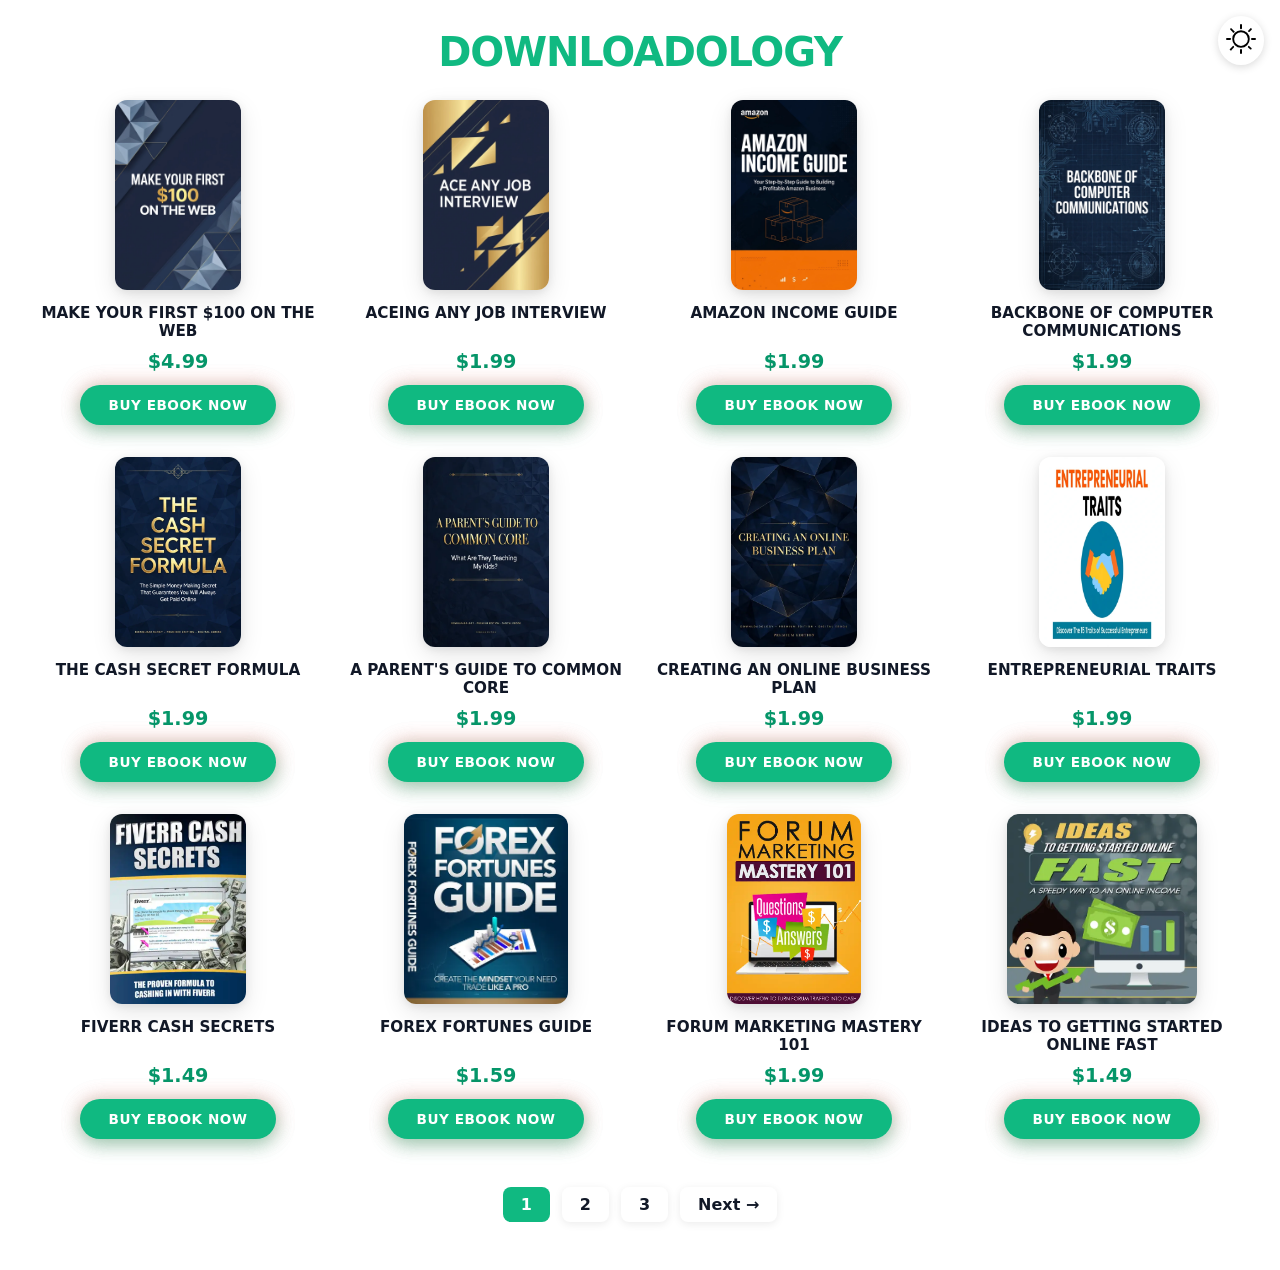
<file: Index.html>
<!DOCTYPE html>
<html lang="en">
<head>
<meta charset="UTF-8">
<meta name="viewport" content="width=device-width, initial-scale=1">
<meta name="color-scheme" content="light dark">
<title>DOWNLOADOLOGY - Ebook Store</title>
<link rel="stylesheet" href="style.css">
<script src="theme.js"></script>
</head>
<body style="min-height:100vh;width:100%;margin:0;padding:32px 20px 48px;background:var(--bg);">

<button id="themeToggle" aria-label="Toggle theme">
  <svg aria-hidden="true" width="30px" xmlns="http://www.w3.org/2000/svg" viewBox="0 0 24 24">
    <path class="sun" fill-rule="evenodd" d="M12 17.5a5.5 5.5 0 1 0 0-11 5.5 5.5 0 0 0 0 11zm0 1.5a7 7 0 1 0 0-14 7 7 0 0 0 0 14zm12-7a.8.8 0 0 1-.8.8h-2.4a.8.8 0 0 1 0-1.6h2.4a.8.8 0 0 1 .8.8zM4 12a.8.8 0 0 1-.8.8H.8a.8.8 0 0 1 0-1.6h2.5a.8.8 0 0 1 .8.8zm16.5-8.5a.8.8 0 0 1 0 1l-1.8 1.8a.8.8 0 0 1-1-1l1.7-1.8a.8.8 0 0 1 1 0zM6.3 17.7a.8.8 0 0 1 0 1l-1.7 1.8a.8.8 0 1 1-1-1l1.7-1.8a.8.8 0 0 1 1 0zM12 0a.8.8 0 0 1 .8.8v2.5a.8.8 0 0 1-1.6 0V.8A.8.8 0 0 1 12 0zm0 20a.8.8 0 0 1 .8.8v2.4a.8.8 0 0 1-1.6 0v-2.4a.8.8 0 0 1 .8-.8zM3.5 3.5a.8.8 0 0 1 1 0l1.8 1.8a.8.8 0 1 1-1 1L3.5 4.6a.8.8 0 0 1 0-1zm14.2 14.2a.8.8 0 0 1 1 0l1.8 1.7a.8.8 0 0 1-1 1l-1.8-1.7a.8.8 0 0 1 0-1z"/>
    <path class="moon" fill-rule="evenodd" d="M16.5 6A10.5 10.5 0 0 1 4.7 16.4 8.5 8.5 0 1 0 16.4 4.7l.1 1.3zm-1.7-2a9 9 0 0 1 .2 2 9 9 0 0 1-11 8.8 9.4 9.4 0 0 1-.8-.3c-.4 0-.8.3-.7.7a10 10 0 0 0 .3.8 10 10 0 0 0 9.2 6 10 10 0 0 0 4-19.2 9.7 9.7 0 0 0-.9-.3c-.3-.1-.7.3-.6.7a9 9 0 0 1 .3.8z"/>
  </svg>
</button>

<header style="margin-bottom:28px">
<h1 style="color:#10b981;font-size:2.5rem;font-weight:800;letter-spacing:-0.03em;text-align:center;margin:0;line-height:1;">DOWNLOADOLOGY</h1>
</header>
<main style="max-width:1200px;margin:0 auto;display:grid;grid-template-columns:repeat(auto-fit,minmax(260px,1fr));gap:32px;align-items:start;">

<div class="card">
<a href="https://payhip.com/b/4QgJm" target="_blank" style="display:block;text-decoration:none">
<img src="cover1.webp" alt="MAKE YOUR FIRST $100 ON THE WEB">
</a>
<h2 style="margin:14px 0 0;font-size:0.95rem;font-weight:700;color:var(--text);text-transform:uppercase;min-height:38px;">MAKE YOUR FIRST $100 ON THE WEB</h2>
<div style="margin-top:8px;color:var(--price);font-weight:800;font-size:1.2rem;">$4.99</div>
<a href="https://payhip.com/b/4QgJm" target="_blank" class="buy">BUY EBOOK NOW</a>
</div>

<div class="card">
<a href="https://payhip.com/b/1NyBj" target="_blank" style="display:block;text-decoration:none">
<img src="cover2.webp" alt="ACEING ANY JOB INTERVIEW">
</a>
<h2 style="margin:14px 0 0;font-size:0.95rem;font-weight:700;color:var(--text);text-transform:uppercase;min-height:38px;">ACEING ANY JOB INTERVIEW</h2>
<div style="margin-top:8px;color:var(--price);font-weight:800;font-size:1.2rem;">$1.99</div>
<a href="https://payhip.com/b/1NyBj" target="_blank" class="buy">BUY EBOOK NOW</a>
</div>

<div class="card">
<a href="https://payhip.com/b/q6oDh" target="_blank" style="display:block;text-decoration:none">
<img src="cover3.webp" alt="AMAZON INCOME GUIDE">
</a>
<h2 style="margin:14px 0 0;font-size:0.95rem;font-weight:700;color:var(--text);text-transform:uppercase;min-height:38px;">AMAZON INCOME GUIDE</h2>
<div style="margin-top:8px;color:var(--price);font-weight:800;font-size:1.2rem;">$1.99</div>
<a href="https://payhip.com/b/q6oDh" target="_blank" class="buy">BUY EBOOK NOW</a>
</div>

<div class="card">
<a href="https://payhip.com/b/oHRij" target="_blank" style="display:block;text-decoration:none">
<img src="cover4.webp" alt="BACKBONE OF COMPUTER COMMUNICATIONS">
</a>
<h2 style="margin:14px 0 0;font-size:0.95rem;font-weight:700;color:var(--text);text-transform:uppercase;min-height:38px;">BACKBONE OF COMPUTER COMMUNICATIONS</h2>
<div style="margin-top:8px;color:var(--price);font-weight:800;font-size:1.2rem;">$1.99</div>
<a href="https://payhip.com/b/oHRij" target="_blank" class="buy">BUY EBOOK NOW</a>
</div>

<div class="card">
<a href="https://payhip.com/b/nQ8Hs" target="_blank" style="display:block;text-decoration:none">
<img src="cover5.webp" alt="THE CASH SECRET FORMULA">
</a>
<h2 style="margin:14px 0 0;font-size:0.95rem;font-weight:700;color:var(--text);text-transform:uppercase;min-height:38px;">THE CASH SECRET FORMULA</h2>
<div style="margin-top:8px;color:var(--price);font-weight:800;font-size:1.2rem;">$1.99</div>
<a href="https://payhip.com/b/nQ8Hs" target="_blank" class="buy">BUY EBOOK NOW</a>
</div>

<div class="card">
<a href="https://payhip.com/b/OY6WL" target="_blank" style="display:block;text-decoration:none">
<img src="cover6.webp" alt="A PARENT'S GUIDE TO COMMON CORE">
</a>
<h2 style="margin:14px 0 0;font-size:0.95rem;font-weight:700;color:var(--text);text-transform:uppercase;min-height:38px;">A PARENT'S GUIDE TO COMMON CORE</h2>
<div style="margin-top:8px;color:var(--price);font-weight:800;font-size:1.2rem;">$1.99</div>
<a href="https://payhip.com/b/OY6WL" target="_blank" class="buy">BUY EBOOK NOW</a>
</div>

<div class="card">
<a href="https://payhip.com/b/uhk8K" target="_blank" style="display:block;text-decoration:none">
<img src="cover7.webp" alt="CREATING AN ONLINE BUSINESS PLAN">
</a>
<h2 style="margin:14px 0 0;font-size:0.95rem;font-weight:700;color:var(--text);text-transform:uppercase;min-height:38px;">CREATING AN ONLINE BUSINESS PLAN</h2>
<div style="margin-top:8px;color:var(--price);font-weight:800;font-size:1.2rem;">$1.99</div>
<a href="https://payhip.com/b/uhk8K" target="_blank" class="buy">BUY EBOOK NOW</a>
</div>

<div class="card">
<a href="https://payhip.com/b/56aln" target="_blank" style="display:block;text-decoration:none">
<img src="cover8.webp" alt="ENTREPRENEURIAL TRAITS">
</a>
<h2 style="margin:14px 0 0;font-size:0.95rem;font-weight:700;color:var(--text);text-transform:uppercase;min-height:38px;">ENTREPRENEURIAL TRAITS</h2>
<div style="margin-top:8px;color:var(--price);font-weight:800;font-size:1.2rem;">$1.99</div>
<a href="https://payhip.com/b/56aln" target="_blank" class="buy">BUY EBOOK NOW</a>
</div>

<div class="card">
<a href="https://payhip.com/b/BKQtG" target="_blank" style="display:block;text-decoration:none">
<img src="cover9.webp" alt="FIVERR CASH SECRETS">
</a>
<h2 style="margin:14px 0 0;font-size:0.95rem;font-weight:700;color:var(--text);text-transform:uppercase;min-height:38px;">FIVERR CASH SECRETS</h2>
<div style="margin-top:8px;color:var(--price);font-weight:800;font-size:1.2rem;">$1.49</div>
<a href="https://payhip.com/b/BKQtG" target="_blank" class="buy">BUY EBOOK NOW</a>
</div>

<div class="card">
<a href="https://payhip.com/b/Mtq8f" target="_blank" style="display:block;text-decoration:none">
<img src="forex10.webp" alt="FOREX FORTUNES GUIDE">
</a>
<h2 style="margin:14px 0 0;font-size:0.95rem;font-weight:700;color:var(--text);text-transform:uppercase;min-height:38px;">FOREX FORTUNES GUIDE</h2>
<div style="margin-top:8px;color:var(--price);font-weight:800;font-size:1.2rem;">$1.59</div>
<a href="https://payhip.com/b/Mtq8f" target="_blank" class="buy">BUY EBOOK NOW</a>
</div>

<div class="card">
<a href="https://payhip.com/b/hObLT" target="_blank" style="display:block;text-decoration:none">
<img src="cover11.webp" alt="FORUM MARKETING MASTERY 101">
</a>
<h2 style="margin:14px 0 0;font-size:0.95rem;font-weight:700;color:var(--text);text-transform:uppercase;min-height:38px;">FORUM MARKETING MASTERY 101</h2>
<div style="margin-top:8px;color:var(--price);font-weight:800;font-size:1.2rem;">$1.99</div>
<a href="https://payhip.com/b/hObLT" target="_blank" class="buy">BUY EBOOK NOW</a>
</div>

<div class="card">
<a href="https://payhip.com/b/E03d1" target="_blank" style="display:block;text-decoration:none">
<img src="cover12.webp" alt="IDEAS TO GETTING STARTED ONLINE FAST">
</a>
<h2 style="margin:14px 0 0;font-size:0.95rem;font-weight:700;color:var(--text);text-transform:uppercase;min-height:38px;">IDEAS TO GETTING STARTED ONLINE FAST</h2>
<div style="margin-top:8px;color:var(--price);font-weight:800;font-size:1.2rem;">$1.49</div>
<a href="https://payhip.com/b/E03d1" target="_blank" class="buy">BUY EBOOK NOW</a>
</div>

</main>

<div class="pagination">
  <span class="page-active">1</span>
  <a href="page2.html" class="page-link">2</a>
  <a href="page3.html" class="page-link">3</a>
  <a href="page2.html" class="page-link">Next →</a>
</div>

</body>
</html>
</file>
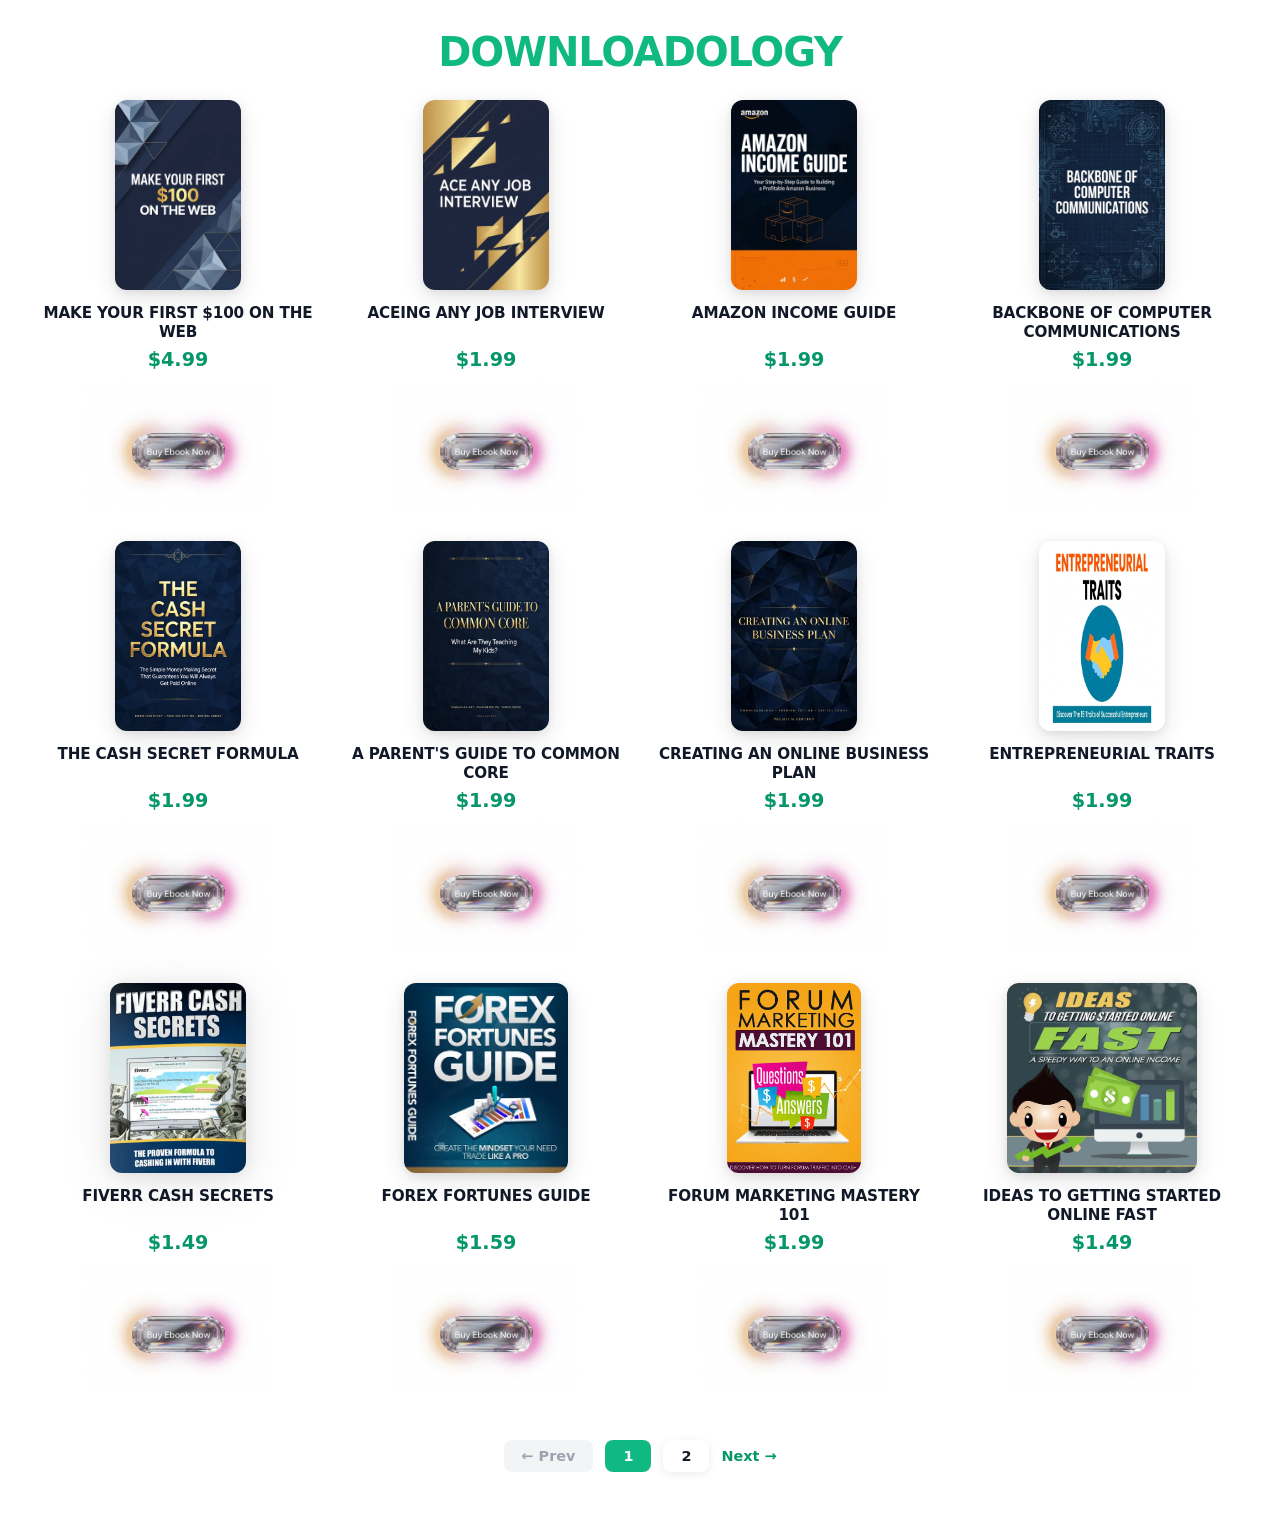
<file: FINAL-Index.html>
<!DOCTYPE html>
<html lang="en">
<head>
<meta charset="UTF-8">
<meta name="viewport" content="width=device-width, initial-scale=1">
<title>DOWNLOADOLOGY - Ebook Store</title>
<style>
*{box-sizing:border-box}
body{margin:0;background:#ffffff;font-family:Inter,ui-sans-serif,system-ui,-apple-system,Segoe UI,Roboto,Helvetica,Arial}
</style>
</head>
<body style="background:#ffffff;min-height:100vh;width:100%;margin:0;padding:32px 20px 48px;">
<header style="margin-bottom:28px">
<h1 style="color:#10b981;font-size:2.5rem;font-weight:800;letter-spacing:-0.03em;text-align:center;margin:0;line-height:1;">DOWNLOADOLOGY</h1>
</header>
<main style="max-width:1200px;margin:0 auto;display:grid;grid-template-columns:repeat(auto-fit,minmax(260px,1fr));gap:32px;align-items:start;">

<div style="background:transparent;border:none;box-shadow:none;padding:0;display:flex;flex-direction:column;align-items:center;text-align:center;">
<a href="https://payhip.com/b/4QgJm" target="_blank" rel="noopener noreferrer" style="display:block;text-decoration:none">
<img src="cover1.webp" alt="MAKE YOUR FIRST $100 ON THE WEB" style="width:100%;height:190px;object-fit:cover;border-radius:12px;display:block;box-shadow:0 8px 24px rgba(0,0,0,0.10),0 2px 8px rgba(0,0,0,0.08);background:#f5f5f5">
</a>
<a href="https://payhip.com/b/4QgJm" target="_blank" rel="noopener noreferrer" style="text-decoration:none;margin-top:14px;display:block">
<h2 style="margin:0;font-size:0.95rem;font-weight:700;line-height:1.25;letter-spacing:-0.01em;color:#111827;text-transform:uppercase;min-height:38px;">MAKE YOUR FIRST $100 ON THE WEB</h2>
</a>
<div style="margin-top:8px;color:#059669;font-weight:800;font-size:1.2rem;line-height:1;">$4.99</div>
<a href="https://payhip.com/b/4QgJm" target="_blank" rel="noopener noreferrer" style="display:inline-block;margin-top:12px;background:transparent;border:none;box-shadow:none;padding:0;line-height:0;text-decoration:none">
<img src="buy-button.webp" alt="Buy Ebook Now" style="display:block;width:186px;height:auto;max-width:100%;background:transparent;border:none;box-shadow:none;outline:none;">
</a>
</div>

<div style="background:transparent;border:none;box-shadow:none;padding:0;display:flex;flex-direction:column;align-items:center;text-align:center;">
<a href="https://payhip.com/b/1NyBj" target="_blank" rel="noopener noreferrer" style="display:block;text-decoration:none">
<img src="cover2.webp" alt="ACEING ANY JOB INTERVIEW" style="width:100%;height:190px;object-fit:cover;border-radius:12px;display:block;box-shadow:0 8px 24px rgba(0,0,0,0.10),0 2px 8px rgba(0,0,0,0.08);background:#1e2a44">
</a>
<a href="https://payhip.com/b/1NyBj" target="_blank" rel="noopener noreferrer" style="text-decoration:none;margin-top:14px;display:block">
<h2 style="margin:0;font-size:0.95rem;font-weight:700;line-height:1.25;letter-spacing:-0.01em;color:#111827;text-transform:uppercase;min-height:38px;">ACEING ANY JOB INTERVIEW</h2>
</a>
<div style="margin-top:8px;color:#059669;font-weight:800;font-size:1.2rem;line-height:1;">$1.99</div>
<a href="https://payhip.com/b/1NyBj" target="_blank" rel="noopener noreferrer" style="display:inline-block;margin-top:12px;background:transparent;border:none;box-shadow:none;padding:0;line-height:0;text-decoration:none">
<img src="buy-button.webp" alt="Buy Ebook Now" style="display:block;width:186px;height:auto;max-width:100%;background:transparent;border:none;box-shadow:none;outline:none;">
</a>
</div>

<div style="background:transparent;border:none;box-shadow:none;padding:0;display:flex;flex-direction:column;align-items:center;text-align:center;">
<a href="https://payhip.com/b/q6oDh" target="_blank" rel="noopener noreferrer" style="display:block;text-decoration:none">
<img src="cover3.webp" alt="AMAZON INCOME GUIDE" style="width:100%;height:190px;object-fit:cover;border-radius:12px;display:block;box-shadow:0 8px 24px rgba(0,0,0,0.10),0 2px 8px rgba(0,0,0,0.08);background:#f5f5f5">
</a>
<a href="https://payhip.com/b/q6oDh" target="_blank" rel="noopener noreferrer" style="text-decoration:none;margin-top:14px;display:block">
<h2 style="margin:0;font-size:0.95rem;font-weight:700;line-height:1.25;letter-spacing:-0.01em;color:#111827;text-transform:uppercase;min-height:38px;">AMAZON INCOME GUIDE</h2>
</a>
<div style="margin-top:8px;color:#059669;font-weight:800;font-size:1.2rem;line-height:1;">$1.99</div>
<a href="https://payhip.com/b/q6oDh" target="_blank" rel="noopener noreferrer" style="display:inline-block;margin-top:12px;background:transparent;border:none;box-shadow:none;padding:0;line-height:0;text-decoration:none">
<img src="buy-button.webp" alt="Buy Ebook Now" style="display:block;width:186px;height:auto;max-width:100%;background:transparent;border:none;box-shadow:none;outline:none;">
</a>
</div>

<div style="background:transparent;border:none;box-shadow:none;padding:0;display:flex;flex-direction:column;align-items:center;text-align:center;">
<a href="https://payhip.com/b/oHRij" target="_blank" rel="noopener noreferrer" style="display:block;text-decoration:none">
<img src="cover4.webp" alt="BACKBONE OF COMPUTER COMMUNICATIONS" style="width:100%;height:190px;object-fit:cover;border-radius:12px;display:block;box-shadow:0 8px 24px rgba(0,0,0,0.10),0 2px 8px rgba(0,0,0,0.08);background:#f5f5f5">
</a>
<a href="https://payhip.com/b/oHRij" target="_blank" rel="noopener noreferrer" style="text-decoration:none;margin-top:14px;display:block">
<h2 style="margin:0;font-size:0.95rem;font-weight:700;line-height:1.25;letter-spacing:-0.01em;color:#111827;text-transform:uppercase;min-height:38px;">BACKBONE OF COMPUTER COMMUNICATIONS</h2>
</a>
<div style="margin-top:8px;color:#059669;font-weight:800;font-size:1.2rem;line-height:1;">$1.99</div>
<a href="https://payhip.com/b/oHRij" target="_blank" rel="noopener noreferrer" style="display:inline-block;margin-top:12px;background:transparent;border:none;box-shadow:none;padding:0;line-height:0;text-decoration:none">
<img src="buy-button.webp" alt="Buy Ebook Now" style="display:block;width:186px;height:auto;max-width:100%;background:transparent;border:none;box-shadow:none;outline:none;">
</a>
</div>

<div style="background:transparent;border:none;box-shadow:none;padding:0;display:flex;flex-direction:column;align-items:center;text-align:center;">
<a href="https://payhip.com/b/nQ8Hs" target="_blank" rel="noopener noreferrer" style="display:block;text-decoration:none">
<img src="cover5.webp" alt="THE CASH SECRET FORMULA" style="width:100%;height:190px;object-fit:cover;border-radius:12px;display:block;box-shadow:0 8px 24px rgba(0,0,0,0.10),0 2px 8px rgba(0,0,0,0.08);background:#0a1930">
</a>
<a href="https://payhip.com/b/nQ8Hs" target="_blank" rel="noopener noreferrer" style="text-decoration:none;margin-top:14px;display:block">
<h2 style="margin:0;font-size:0.95rem;font-weight:700;line-height:1.25;letter-spacing:-0.01em;color:#111827;text-transform:uppercase;min-height:38px;">THE CASH SECRET FORMULA</h2>
</a>
<div style="margin-top:8px;color:#059669;font-weight:800;font-size:1.2rem;line-height:1;">$1.99</div>
<a href="https://payhip.com/b/nQ8Hs" target="_blank" rel="noopener noreferrer" style="display:inline-block;margin-top:12px;background:transparent;border:none;box-shadow:none;padding:0;line-height:0;text-decoration:none">
<img src="buy-button.webp" alt="Buy Ebook Now" style="display:block;width:186px;height:auto;max-width:100%;background:transparent;border:none;box-shadow:none;outline:none;">
</a>
</div>

<div style="background:transparent;border:none;box-shadow:none;padding:0;display:flex;flex-direction:column;align-items:center;text-align:center;">
<a href="https://payhip.com/b/OY6WL" target="_blank" rel="noopener noreferrer" style="display:block;text-decoration:none">
<img src="cover6.webp" alt="A PARENT'S GUIDE TO COMMON CORE" style="width:100%;height:190px;object-fit:cover;border-radius:12px;display:block;box-shadow:0 8px 24px rgba(0,0,0,0.10),0 2px 8px rgba(0,0,0,0.08);background:#0a1930">
</a>
<a href="https://payhip.com/b/OY6WL" target="_blank" rel="noopener noreferrer" style="text-decoration:none;margin-top:14px;display:block">
<h2 style="margin:0;font-size:0.95rem;font-weight:700;line-height:1.25;letter-spacing:-0.01em;color:#111827;text-transform:uppercase;min-height:38px;">A PARENT'S GUIDE TO COMMON CORE</h2>
</a>
<div style="margin-top:8px;color:#059669;font-weight:800;font-size:1.2rem;line-height:1;">$1.99</div>
<a href="https://payhip.com/b/OY6WL" target="_blank" rel="noopener noreferrer" style="display:inline-block;margin-top:12px;background:transparent;border:none;box-shadow:none;padding:0;line-height:0;text-decoration:none">
<img src="buy-button.webp" alt="Buy Ebook Now" style="display:block;width:186px;height:auto;max-width:100%;background:transparent;border:none;box-shadow:none;outline:none;">
</a>
</div>

  <div style="background:transparent;border:none;box-shadow:none;padding:0;display:flex;flex-direction:column;align-items:center;text-align:center;">
<a href="https://payhip.com/b/uhk8K" target="_blank" rel="noopener noreferrer" style="display:block;text-decoration:none">
<img src="cover7.webp" alt="CREATING AN ONLINE BUSINESS PLAN" style="width:100%;height:190px;object-fit:cover;border-radius:12px;display:block;box-shadow:0 8px 24px rgba(0,0,0,0.10),0 2px 8px rgba(0,0,0,0.08);background:#0a1930">
</a>
<a href="https://payhip.com/b/uhk8K" target="_blank" rel="noopener noreferrer" style="text-decoration:none;margin-top:14px;display:block">
<h2 style="margin:0;font-size:0.95rem;font-weight:700;line-height:1.25;letter-spacing:-0.01em;color:#111827;text-transform:uppercase;min-height:38px;">CREATING AN ONLINE BUSINESS PLAN</h2>
</a>
<div style="margin-top:8px;color:#059669;font-weight:800;font-size:1.2rem;line-height:1;">$1.99</div>
<a href="https://payhip.com/b/uhk8K" target="_blank" rel="noopener noreferrer" style="display:inline-block;margin-top:12px;background:transparent;border:none;box-shadow:none;padding:0;line-height:0;text-decoration:none">
<img src="buy-button.webp" alt="Buy Ebook Now" style="display:block;width:186px;height:auto;max-width:100%;background:transparent;border:none;box-shadow:none;outline:none;">
</a>
</div>

<div style="background:transparent;border:none;box-shadow:none;padding:0;display:flex;flex-direction:column;align-items:center;text-align:center;">
<a href="https://payhip.com/b/56aln" target="_blank" rel="noopener noreferrer" style="display:block;text-decoration:none;background:#ffffff;border-radius:12px;overflow:hidden;box-shadow:0 8px 24px rgba(0,0,0,0.10),0 2px 8px rgba(0,0,0,0.08);">
<img src="cover8.webp" alt="ENTREPRENEURIAL TRAITS" style="width:100%;height:190px;object-fit:contain;display:block;background:#ffffff">
</a>
<a href="https://payhip.com/b/56aln" target="_blank" rel="noopener noreferrer" style="text-decoration:none;margin-top:14px;display:block">
<h2 style="margin:0;font-size:0.95rem;font-weight:700;line-height:1.25;letter-spacing:-0.01em;color:#111827;text-transform:uppercase;min-height:38px;">ENTREPRENEURIAL TRAITS</h2>
</a>
<div style="margin-top:8px;color:#059669;font-weight:800;font-size:1.2rem;line-height:1;">$1.99</div>
<a href="https://payhip.com/b/56aln" target="_blank" rel="noopener noreferrer" style="display:inline-block;margin-top:12px;background:transparent;border:none;box-shadow:none;padding:0;line-height:0;text-decoration:none">
<img src="buy-button.webp" alt="Buy Ebook Now" style="display:block;width:186px;height:auto;max-width:100%;background:transparent;border:none;box-shadow:none;outline:none;">
</a>
</div>

  <div style="background:transparent;border:none;box-shadow:none;padding:0;display:flex;flex-direction:column;align-items:center;text-align:center;">
<a href="https://payhip.com/b/BKQtG" target="_blank" rel="noopener noreferrer" style="display:block;text-decoration:none">
<img src="cover9.webp" alt="FIVERR CASH SECRETS" style="width:100%;height:190px;object-fit:cover;border-radius:12px;display:block;filter:drop-shadow(0 8px 24px rgba(0,0,0,0.10)) drop-shadow(0 2px 8px rgba(0,0,0,0.08));background:#ffffff">
</a>
<a href="https://payhip.com/b/BKQtG" target="_blank" rel="noopener noreferrer" style="text-decoration:none;margin-top:14px;display:block">
<h2 style="margin:0;font-size:0.95rem;font-weight:700;line-height:1.25;letter-spacing:-0.01em;color:#111827;text-transform:uppercase;min-height:38px;">FIVERR CASH SECRETS</h2>
</a>
<div style="margin-top:8px;color:#059669;font-weight:800;font-size:1.2rem;line-height:1;">$1.49</div>
<a href="https://payhip.com/b/BKQtG" target="_blank" rel="noopener noreferrer" style="display:inline-block;margin-top:12px;background:transparent;border:none;box-shadow:none;padding:0;line-height:0;text-decoration:none">
<img src="buy-button.webp" alt="Buy Ebook Now" style="display:block;width:186px;height:auto;max-width:100%;background:transparent;border:none;box-shadow:none;outline:none;">
</a>
</div>

<div style="background:transparent;border:none;box-shadow:none;padding:0;display:flex;flex-direction:column;align-items:center;text-align:center;">
<a href="https://payhip.com/b/Mtq8f" target="_blank" rel="noopener noreferrer" style="display:block;text-decoration:none">
<img src="forex10.webp" alt="FOREX FORTUNES GUIDE" style="width:100%;height:190px;object-fit:cover;border-radius:12px;display:block;box-shadow:0 8px 24px rgba(0,0,0,0.10),0 2px 8px rgba(0,0,0,0.08);background:#0a1930">
</a>
<a href="https://payhip.com/b/Mtq8f" target="_blank" rel="noopener noreferrer" style="text-decoration:none;margin-top:14px;display:block">
<h2 style="margin:0;font-size:0.95rem;font-weight:700;line-height:1.25;letter-spacing:-0.01em;color:#111827;text-transform:uppercase;min-height:38px;">FOREX FORTUNES GUIDE</h2>
</a>
<div style="margin-top:8px;color:#059669;font-weight:800;font-size:1.2rem;line-height:1;">$1.59</div>
<a href="https://payhip.com/b/Mtq8f" target="_blank" rel="noopener noreferrer" style="display:inline-block;margin-top:12px;background:transparent;border:none;box-shadow:none;padding:0;line-height:0;text-decoration:none">
<img src="buy-button.webp" alt="Buy Ebook Now" style="display:block;width:186px;height:auto;max-width:100%;background:transparent;border:none;box-shadow:none;outline:none;">
</a>
</div>
  

<div style="background:transparent;border:none;box-shadow:none;padding:0;display:flex;flex-direction:column;align-items:center;text-align:center;">
<a href="https://payhip.com/b/hObLT" target="_blank" rel="noopener noreferrer" style="display:block;text-decoration:none">
<img src="cover11.webp" alt="FORUM MARKETING MASTERY 101" style="width:100%;height:190px;object-fit:cover;border-radius:12px;display:block;box-shadow:0 8px 24px rgba(0,0,0,0.10),0 2px 8px rgba(0,0,0,0.08);background:#f5f5f5">
</a>
<a href="https://payhip.com/b/hObLT" target="_blank" rel="noopener noreferrer" style="text-decoration:none;margin-top:14px;display:block">
<h2 style="margin:0;font-size:0.95rem;font-weight:700;line-height:1.25;letter-spacing:-0.01em;color:#111827;text-transform:uppercase;min-height:38px;">FORUM MARKETING MASTERY 101</h2>
</a>
<div style="margin-top:8px;color:#059669;font-weight:800;font-size:1.2rem;line-height:1;">$1.99</div>
<a href="https://payhip.com/b/hObLT" target="_blank" rel="noopener noreferrer" style="display:inline-block;margin-top:12px;background:transparent;border:none;box-shadow:none;padding:0;line-height:0;text-decoration:none">
<img src="buy-button.webp" alt="Buy Ebook Now" style="display:block;width:186px;height:auto;max-width:100%;background:transparent;border:none;box-shadow:none;outline:none;">
</a>
</div>



<div style="background:transparent;border:none;box-shadow:none;padding:0;display:flex;flex-direction:column;align-items:center;text-align:center;">
<a href="https://payhip.com/b/E03d1" target="_blank" rel="noopener noreferrer" style="display:block;text-decoration:none">
<img src="cover12.webp" alt="IDEAS TO GETTING STARTED ONLINE FAST" style="width:100%;height:190px;object-fit:cover;border-radius:12px;display:block;box-shadow:0 8px 24px rgba(0,0,0,0.10),0 2px 8px rgba(0,0,0,0.08);background:#f5f5f5">
</a>
<a href="https://payhip.com/b/E03d1" target="_blank" rel="noopener noreferrer" style="text-decoration:none;margin-top:14px;display:block">
<h2 style="margin:0;font-size:0.95rem;font-weight:700;line-height:1.25;letter-spacing:-0.01em;color:#111827;text-transform:uppercase;min-height:38px;">IDEAS TO GETTING STARTED ONLINE FAST</h2>
</a>
<div style="margin-top:8px;color:#059669;font-weight:800;font-size:1.2rem;line-height:1;">$1.49</div>
<a href="https://payhip.com/b/E03d1" target="_blank" rel="noopener noreferrer" style="display:inline-block;margin-top:12px;background:transparent;border:none;box-shadow:none;padding:0;line-height:0;text-decoration:none">
<img src="buy-button.webp" alt="Buy Ebook Now" style="display:block;width:186px;height:auto;max-width:100%;background:transparent;border:none;box-shadow:none;outline:none;">
</a>
</div>


</main>

<div style="display:flex;justify-content:center;gap:12px;margin-top:48px;align-items:center;">
  <span style="background:#f3f4f6;color:#9ca3af;padding:8px 18px;border-radius:8px;font-weight:700;font-size:0.9rem;">← Prev</span>
  <span style="background:#10b981;color:white;padding:8px 18px;border-radius:8px;font-weight:800;font-size:0.9rem;">1</span>
  <a href="page2.html" style="background:white;color:#111827;padding:8px 18px;border-radius:8px;font-weight:700;font-size:0.9rem;text-decoration:none;box-shadow:0 2px 8px rgba(0,0,0,0.08);">2</a>
  <a href="page2.html" style="color:#059669;font-weight:700;font-size:0.9rem;text-decoration:none;">Next →</a>
</div>

</body>
</html>
</file>
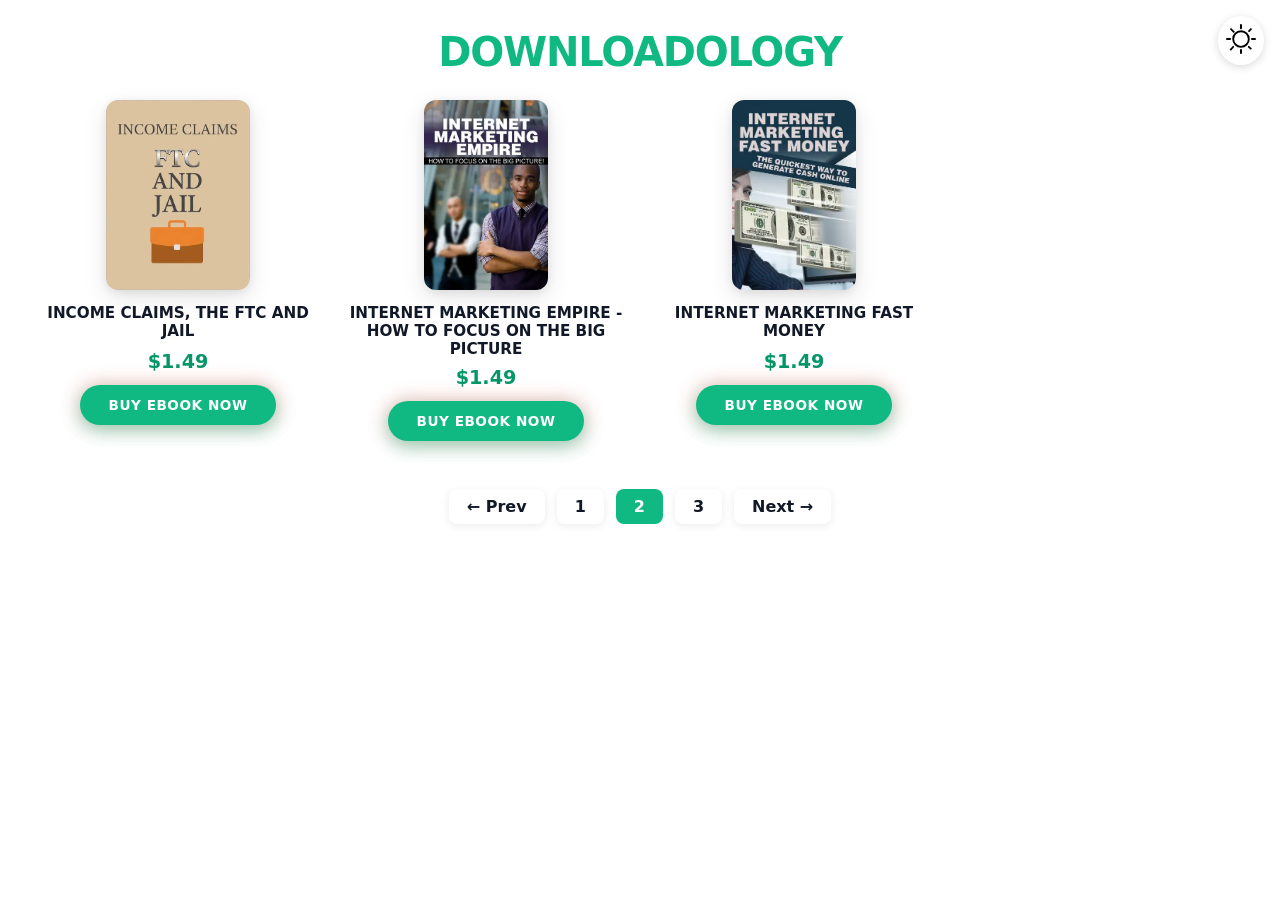
<file: Page2.html>
<!DOCTYPE html>
<html lang="en">
<head>
<meta charset="UTF-8">
<meta name="viewport" content="width=device-width, initial-scale=1">
<meta name="color-scheme" content="light dark">
<title>DOWNLOADOLOGY - Page 2</title>
<link rel="stylesheet" href="style.css">
<script src="theme.js"></script>
<style>
@media (max-width: 1100px) { main { grid-template-columns:repeat(3,1fr) !important; } }
@media (max-width: 800px) { main { grid-template-columns:repeat(2,1fr) !important; } }
@media (max-width: 500px) { main { grid-template-columns:1fr !important; } }
</style>
</head>
<body style="min-height:100vh;width:100%;margin:0;padding:32px 20px 48px;background:var(--bg);">

<button id="themeToggle" aria-label="Toggle theme">
  <svg aria-hidden="true" width="30px" xmlns="http://www.w3.org/2000/svg" viewBox="0 0 24 24">
    <path class="sun" fill-rule="evenodd" d="M12 17.5a5.5 5.5 0 1 0 0-11 5.5 5.5 0 0 0 0 11zm0 1.5a7 7 0 1 0 0-14 7 7 0 0 0 0 14zm12-7a.8.8 0 0 1-.8.8h-2.4a.8.8 0 0 1 0-1.6h2.4a.8.8 0 0 1 .8.8zM4 12a.8.8 0 0 1-.8.8H.8a.8.8 0 0 1 0-1.6h2.5a.8.8 0 0 1 .8.8zm16.5-8.5a.8.8 0 0 1 0 1l-1.8 1.8a.8.8 0 0 1-1-1l1.7-1.8a.8.8 0 0 1 1 0zM6.3 17.7a.8.8 0 0 1 0 1l-1.7 1.8a.8.8 0 1 1-1-1l1.7-1.8a.8.8 0 0 1 1 0zM12 0a.8.8 0 0 1 .8.8v2.5a.8.8 0 0 1-1.6 0V.8A.8.8 0 0 1 12 0zm0 20a.8.8 0 0 1 .8.8v2.4a.8.8 0 0 1-1.6 0v-2.4a.8.8 0 0 1 .8-.8zM3.5 3.5a.8.8 0 0 1 1 0l1.8 1.8a.8.8 0 1 1-1 1L3.5 4.6a.8.8 0 0 1 0-1zm14.2 14.2a.8.8 0 0 1 1 0l1.8 1.7a.8.8 0 0 1-1 1l-1.8-1.7a.8.8 0 0 1 0-1z"/>
    <path class="moon" fill-rule="evenodd" d="M16.5 6A10.5 10.5 0 0 1 4.7 16.4 8.5 8.5 0 1 0 16.4 4.7l.1 1.3zm-1.7-2a9 9 0 0 1 .2 2 9 9 0 0 1-11 8.8 9.4 9.4 0 0 1-.8-.3c-.4 0-.8.3-.7.7a10 10 0 0 0 .3.8 10 10 0 0 0 9.2 6 10 10 0 0 0 4-19.2 9.7 9.7 0 0 0-.9-.3c-.3-.1-.7.3-.6.7a9 9 0 0 1 .3.8z"/>
  </svg>
</button>

<header style="margin-bottom:28px">
<h1 style="color:#10b981;font-size:2.5rem;font-weight:800;letter-spacing:-0.03em;text-align:center;margin:0;line-height:1;">DOWNLOADOLOGY</h1>
</header>

<main style="max-width:1200px;margin:0 auto;display:grid;grid-template-columns:repeat(4,1fr);gap:32px;align-items:start;">

<div class="card">
<a href="https://payhip.com/b/W7Tws" target="_blank" style="display:block;text-decoration:none">
<img src="cover13_nobarcode.webp" alt="INCOME CLAIMS, THE FTC AND JAIL">
</a>
<h2 style="margin:14px 0 0;font-size:0.95rem;font-weight:700;color:var(--text);text-transform:uppercase;min-height:38px;">INCOME CLAIMS, THE FTC AND JAIL</h2>
<div style="margin-top:8px;color:var(--price);font-weight:800;font-size:1.2rem;">$1.49</div>
<a href="https://payhip.com/b/W7Tws" target="_blank" class="buy">BUY EBOOK NOW</a>
</div>

<div class="card">
<a href="https://payhip.com/b/NfDh2" target="_blank" style="display:block;text-decoration:none">
<img src="cover14.webp" alt="INTERNET MARKETING EMPIRE - HOW TO FOCUS ON THE BIG PICTURE">
</a>
<h2 style="margin:14px 0 0;font-size:0.95rem;font-weight:700;color:var(--text);text-transform:uppercase;min-height:38px;">INTERNET MARKETING EMPIRE - HOW TO FOCUS ON THE BIG PICTURE</h2>
<div style="margin-top:8px;color:var(--price);font-weight:800;font-size:1.2rem;">$1.49</div>
<a href="https://payhip.com/b/NfDh2" target="_blank" class="buy">BUY EBOOK NOW</a>
</div>


<div class="card">
<a href="https://payhip.com/b/VNLyG" target="_blank" style="display:block;text-decoration:none">
<img src="cover15.webp" alt="INTERNET MARKETING FAST MONEY - THE QUICKEST WAY TO GENERATE CASH ONLINE">
</a>
<h2 style="margin:14px 0 0;font-size:0.95rem;font-weight:700;color:var(--text);text-transform:uppercase;min-height:38px;">INTERNET MARKETING FAST MONEY</h2>
<div style="margin-top:8px;color:var(--price);font-weight:800;font-size:1.2rem;">$1.49</div>
<a href="https://payhip.com/b/VNLyG" target="_blank" class="buy">BUY EBOOK NOW</a>
</div>


</main>

<div class="pagination">
  <a href="index.html" class="page-link">← Prev</a>
  <a href="index.html" class="page-link">1</a>
  <span class="page-active">2</span>
  <a href="page3.html" class="page-link">3</a>
  <a href="page3.html" class="page-link">Next →</a>
</div>

</body>
</html>
</file>
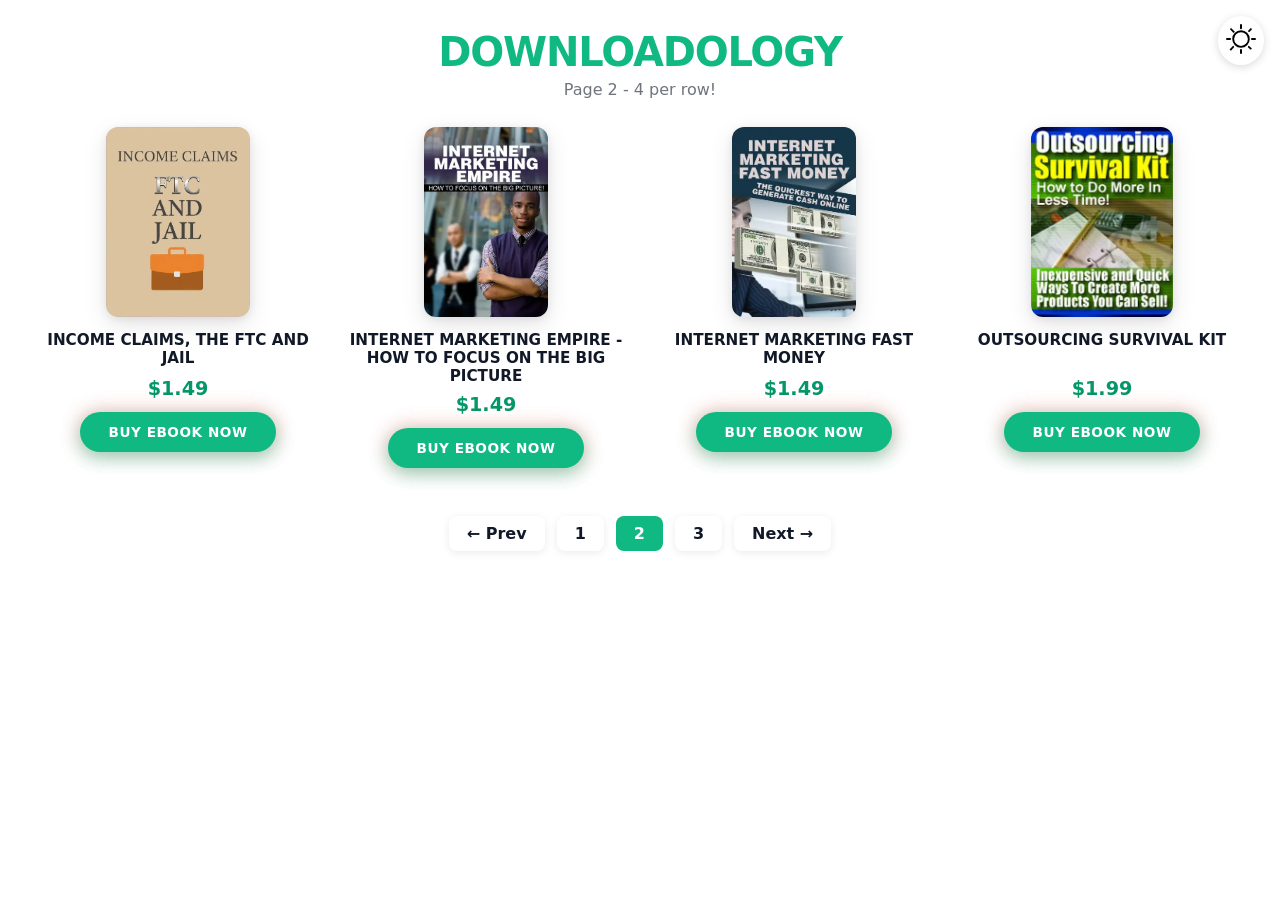
<file: page2.html>
<!DOCTYPE html>
<html lang="en">
<head>
<meta charset="UTF-8">
<meta name="viewport" content="width=device-width, initial-scale=1">
<meta name="color-scheme" content="light dark">
<title>DOWNLOADOLOGY - Page 2</title>
<link rel="stylesheet" href="style.css">
<script src="theme.js"></script>
<style>
@media (max-width: 1100px){main{grid-template-columns:repeat(3,1fr)!important}}
@media (max-width: 800px){main{grid-template-columns:repeat(2,1fr)!important}}
@media (max-width: 500px){main{grid-template-columns:1fr!important}}
</style>
</head>
<body style="min-height:100vh;width:100%;margin:0;padding:32px 20px 48px;background:var(--bg);">

<button id="themeToggle" aria-label="Toggle theme">
  <svg aria-hidden="true" width="30px" xmlns="http://www.w3.org/2000/svg" viewBox="0 0 24 24">
    <path class="sun" fill-rule="evenodd" d="M12 17.5a5.5 5.5 0 1 0 0-11 5.5 5.5 0 0 0 0 11zm0 1.5a7 7 0 1 0 0-14 7 7 0 0 0 0 14zm12-7a.8.8 0 0 1-.8.8h-2.4a.8.8 0 0 1 0-1.6h2.4a.8.8 0 0 1 .8.8zM4 12a.8.8 0 0 1-.8.8H.8a.8.8 0 0 1 0-1.6h2.5a.8.8 0 0 1 .8.8zm16.5-8.5a.8.8 0 0 1 0 1l-1.8 1.8a.8.8 0 0 1-1-1l1.7-1.8a.8.8 0 0 1 1 0zM6.3 17.7a.8.8 0 0 1 0 1l-1.7 1.8a.8.8 0 1 1-1-1l1.7-1.8a.8.8 0 0 1 1 0zM12 0a.8.8 0 0 1 .8.8v2.5a.8.8 0 0 1-1.6 0V.8A.8.8 0 0 1 12 0zm0 20a.8.8 0 0 1 .8.8v2.4a.8.8 0 0 1-1.6 0v-2.4a.8.8 0 0 1 .8-.8zM3.5 3.5a.8.8 0 0 1 1 0l1.8 1.8a.8.8 0 1 1-1 1L3.5 4.6a.8.8 0 0 1 0-1zm14.2 14.2a.8.8 0 0 1 1 0l1.8 1.7a.8.8 0 0 1-1 1l-1.8-1.7a.8.8 0 0 1 0-1z"/>
    <path class="moon" fill-rule="evenodd" d="M16.5 6A10.5 10.5 0 0 1 4.7 16.4 8.5 8.5 0 1 0 16.4 4.7l.1 1.3zm-1.7-2a9 9 0 0 1 .2 2 9 9 0 0 1-11 8.8 9.4 9.4 0 0 1-.8-.3c-.4 0-.8.3-.7.7a10 10 0 0 0 .3.8 10 10 0 0 0 9.2 6 10 10 0 0 0 4-19.2 9.7 9.7 0 0 0-.9-.3c-.3-.1-.7.3-.6.7a9 9 0 0 1 .3.8z"/>
  </svg>
</button>

<header style="margin-bottom:28px">
<h1 style="color:#10b981;font-size:2.5rem;font-weight:800;letter-spacing:-0.03em;text-align:center;margin:0;line-height:1;">DOWNLOADOLOGY</h1>
<p style="text-align:center;color:var(--text);opacity:0.6;margin-top:8px;">Page 2 - 4 per row!</p>
</header>

<main style="max-width:1200px;margin:0 auto;display:grid;grid-template-columns:repeat(4,1fr);gap:32px;align-items:start;">

<div class="card">
<a href="https://payhip.com/b/W7Tws" target="_blank" style="display:block;text-decoration:none">
<img src="cover13_nobarcode.webp" alt="INCOME CLAIMS, THE FTC AND JAIL">
</a>
<h2 style="margin:14px 0 0;font-size:0.95rem;font-weight:700;color:var(--text);text-transform:uppercase;min-height:38px;">INCOME CLAIMS, THE FTC AND JAIL</h2>
<div style="margin-top:8px;color:var(--price);font-weight:800;font-size:1.2rem;">$1.49</div>
<a href="https://payhip.com/b/W7Tws" target="_blank" class="buy">BUY EBOOK NOW</a>
</div>

<div class="card">
<a href="https://payhip.com/b/NfDh2" target="_blank" style="display:block;text-decoration:none">
<img src="cover14.webp" alt="INTERNET MARKETING EMPIRE - HOW TO FOCUS ON THE BIG PICTURE">
</a>
<h2 style="margin:14px 0 0;font-size:0.95rem;font-weight:700;color:var(--text);text-transform:uppercase;min-height:38px;">INTERNET MARKETING EMPIRE - HOW TO FOCUS ON THE BIG PICTURE</h2>
<div style="margin-top:8px;color:var(--price);font-weight:800;font-size:1.2rem;">$1.49</div>
<a href="https://payhip.com/b/NfDh2" target="_blank" class="buy">BUY EBOOK NOW</a>
</div>

<div class="card">
<a href="https://payhip.com/b/VNLyG" target="_blank" style="display:block;text-decoration:none">
<img src="cover15.webp" alt="INTERNET MARKETING FAST MONEY - THE QUICKEST WAY TO GENERATE CASH ONLINE">
</a>
<h2 style="margin:14px 0 0;font-size:0.95rem;font-weight:700;color:var(--text);text-transform:uppercase;min-height:38px;">INTERNET MARKETING FAST MONEY</h2>
<div style="margin-top:8px;color:var(--price);font-weight:800;font-size:1.2rem;">$1.49</div>
<a href="https://payhip.com/b/VNLyG" target="_blank" class="buy">BUY EBOOK NOW</a>
</div>

<div class="card">
<a href="https://payhip.com/b/pfocX" target="_blank" style="display:block;text-decoration:none">
<img src="cover16.webp" alt="OUTSOURCING SURVIVAL KIT - HOW TO DO MORE IN LESS TIME">
</a>
<h2 style="margin:14px 0 0;font-size:0.95rem;font-weight:700;color:var(--text);text-transform:uppercase;min-height:38px;">OUTSOURCING SURVIVAL KIT</h2>
<div style="margin-top:8px;color:var(--price);font-weight:800;font-size:1.2rem;">$1.99</div>
<a href="https://payhip.com/b/pfocX" target="_blank" class="buy">BUY EBOOK NOW</a>
</div>

</main>

<div class="pagination">
  <a href="index.html" class="page-link">← Prev</a>
  <a href="index.html" class="page-link">1</a>
  <span class="page-active">2</span>
  <a href="page3.html" class="page-link">3</a>
  <a href="page3.html" class="page-link">Next →</a>
</div>

</body>
</html>
</file>
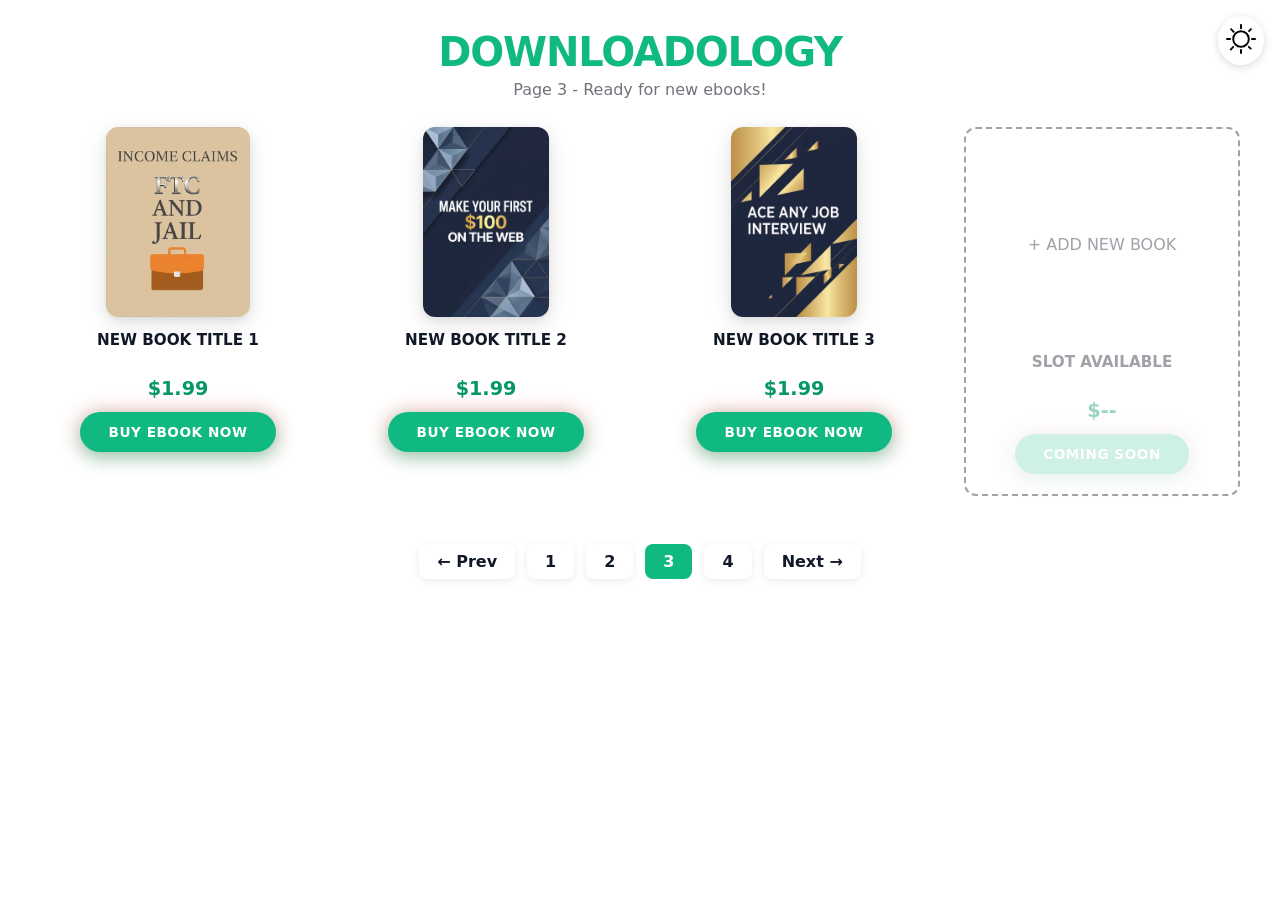
<file: Page3.html>
<!DOCTYPE html>
<html lang="en">
<head>
<meta charset="UTF-8">
<meta name="viewport" content="width=device-width, initial-scale=1">
<meta name="color-scheme" content="light dark">
<title>DOWNLOADOLOGY - Page 3</title>
<link rel="stylesheet" href="style.css">
<script src="theme.js"></script>
</head>
<body style="min-height:100vh;width:100%;margin:0;padding:32px 20px 48px;background:var(--bg);">

<button id="themeToggle" aria-label="Toggle theme">
  <svg aria-hidden="true" width="30px" xmlns="http://www.w3.org/2000/svg" viewBox="0 0 24 24">
    <path class="sun" fill-rule="evenodd" d="M12 17.5a5.5 5.5 0 1 0 0-11 5.5 5.5 0 0 0 0 11zm0 1.5a7 7 0 1 0 0-14 7 7 0 0 0 0 14zm12-7a.8.8 0 0 1-.8.8h-2.4a.8.8 0 0 1 0-1.6h2.4a.8.8 0 0 1 .8.8zM4 12a.8.8 0 0 1-.8.8H.8a.8.8 0 0 1 0-1.6h2.5a.8.8 0 0 1 .8.8zm16.5-8.5a.8.8 0 0 1 0 1l-1.8 1.8a.8.8 0 0 1-1-1l1.7-1.8a.8.8 0 0 1 1 0zM6.3 17.7a.8.8 0 0 1 0 1l-1.7 1.8a.8.8 0 1 1-1-1l1.7-1.8a.8.8 0 0 1 1 0zM12 0a.8.8 0 0 1 .8.8v2.5a.8.8 0 0 1-1.6 0V.8A.8.8 0 0 1 12 0zm0 20a.8.8 0 0 1 .8.8v2.4a.8.8 0 0 1-1.6 0v-2.4a.8.8 0 0 1 .8-.8zM3.5 3.5a.8.8 0 0 1 1 0l1.8 1.8a.8.8 0 1 1-1 1L3.5 4.6a.8.8 0 0 1 0-1zm14.2 14.2a.8.8 0 0 1 1 0l1.8 1.7a.8.8 0 0 1-1 1l-1.8-1.7a.8.8 0 0 1 0-1z"/>
    <path class="moon" fill-rule="evenodd" d="M16.5 6A10.5 10.5 0 0 1 4.7 16.4 8.5 8.5 0 1 0 16.4 4.7l.1 1.3zm-1.7-2a9 9 0 0 1 .2 2 9 9 0 0 1-11 8.8 9.4 9.4 0 0 1-.8-.3c-.4 0-.8.3-.7.7a10 10 0 0 0 .3.8 10 10 0 0 0 9.2 6 10 10 0 0 0 4-19.2 9.7 9.7 0 0 0-.9-.3c-.3-.1-.7.3-.6.7a9 9 0 0 1 .3.8z"/>
  </svg>
</button>

<header style="margin-bottom:28px">
<h1 style="color:#10b981;font-size:2.5rem;font-weight:800;letter-spacing:-0.03em;text-align:center;margin:0;line-height:1;">DOWNLOADOLOGY</h1>
<p style="text-align:center;color:var(--text);opacity:0.6;margin-top:8px;">Page 3 - Ready for new ebooks!</p>
</header>

<main style="max-width:1200px;margin:0 auto;display:grid;grid-template-columns:repeat(auto-fit,minmax(260px,1fr));gap:32px;align-items:start;">

<div class="card">
<a href="https://payhip.com/b/YOUR_LINK_1" target="_blank" style="display:block;text-decoration:none">
<img src="cover13_nobarcode.webp" alt="NEW BOOK 1">
</a>
<h2 style="margin:14px 0 0;font-size:0.95rem;font-weight:700;color:var(--text);text-transform:uppercase;min-height:38px;">NEW BOOK TITLE 1</h2>
<div style="margin-top:8px;color:var(--price);font-weight:800;font-size:1.2rem;">$1.99</div>
<a href="https://payhip.com/b/YOUR_LINK_1" target="_blank" class="buy">BUY EBOOK NOW</a>
</div>

<div class="card">
<a href="https://payhip.com/b/YOUR_LINK_2" target="_blank" style="display:block;text-decoration:none">
<img src="cover1.webp" alt="NEW BOOK 2">
</a>
<h2 style="margin:14px 0 0;font-size:0.95rem;font-weight:700;color:var(--text);text-transform:uppercase;min-height:38px;">NEW BOOK TITLE 2</h2>
<div style="margin-top:8px;color:var(--price);font-weight:800;font-size:1.2rem;">$1.99</div>
<a href="https://payhip.com/b/YOUR_LINK_2" target="_blank" class="buy">BUY EBOOK NOW</a>
</div>

<div class="card">
<a href="https://payhip.com/b/YOUR_LINK_3" target="_blank" style="display:block;text-decoration:none">
<img src="cover2.webp" alt="NEW BOOK 3">
</a>
<h2 style="margin:14px 0 0;font-size:0.95rem;font-weight:700;color:var(--text);text-transform:uppercase;min-height:38px;">NEW BOOK TITLE 3</h2>
<div style="margin-top:8px;color:var(--price);font-weight:800;font-size:1.2rem;">$1.99</div>
<a href="https://payhip.com/b/YOUR_LINK_3" target="_blank" class="buy">BUY EBOOK NOW</a>
</div>

<div class="card" style="opacity:0.4; border:2px dashed var(--text); border-radius:12px; padding:20px;">
<div style="width:100%;height:190px;background:var(--card);border-radius:12px;display:flex;align-items:center;justify-content:center;color:var(--text);">+ ADD NEW BOOK</div>
<h2 style="margin:14px 0 0;font-size:0.95rem;font-weight:700;color:var(--text);text-transform:uppercase;min-height:38px;">SLOT AVAILABLE</h2>
<div style="margin-top:8px;color:var(--price);font-weight:800;font-size:1.2rem;">$--</div>
<span class="buy" style="opacity:0.5;cursor:default;">COMING SOON</span>
</div>

</main>

<div class="pagination">
  <a href="page2.html" class="page-link">← Prev</a>
  <a href="index.html" class="page-link">1</a>
  <a href="page2.html" class="page-link">2</a>
  <span class="page-active">3</span>
  <a href="page4.html" class="page-link">4</a>
  <a href="page4.html" class="page-link">Next →</a>
</div>

</body>
</html>
</file>
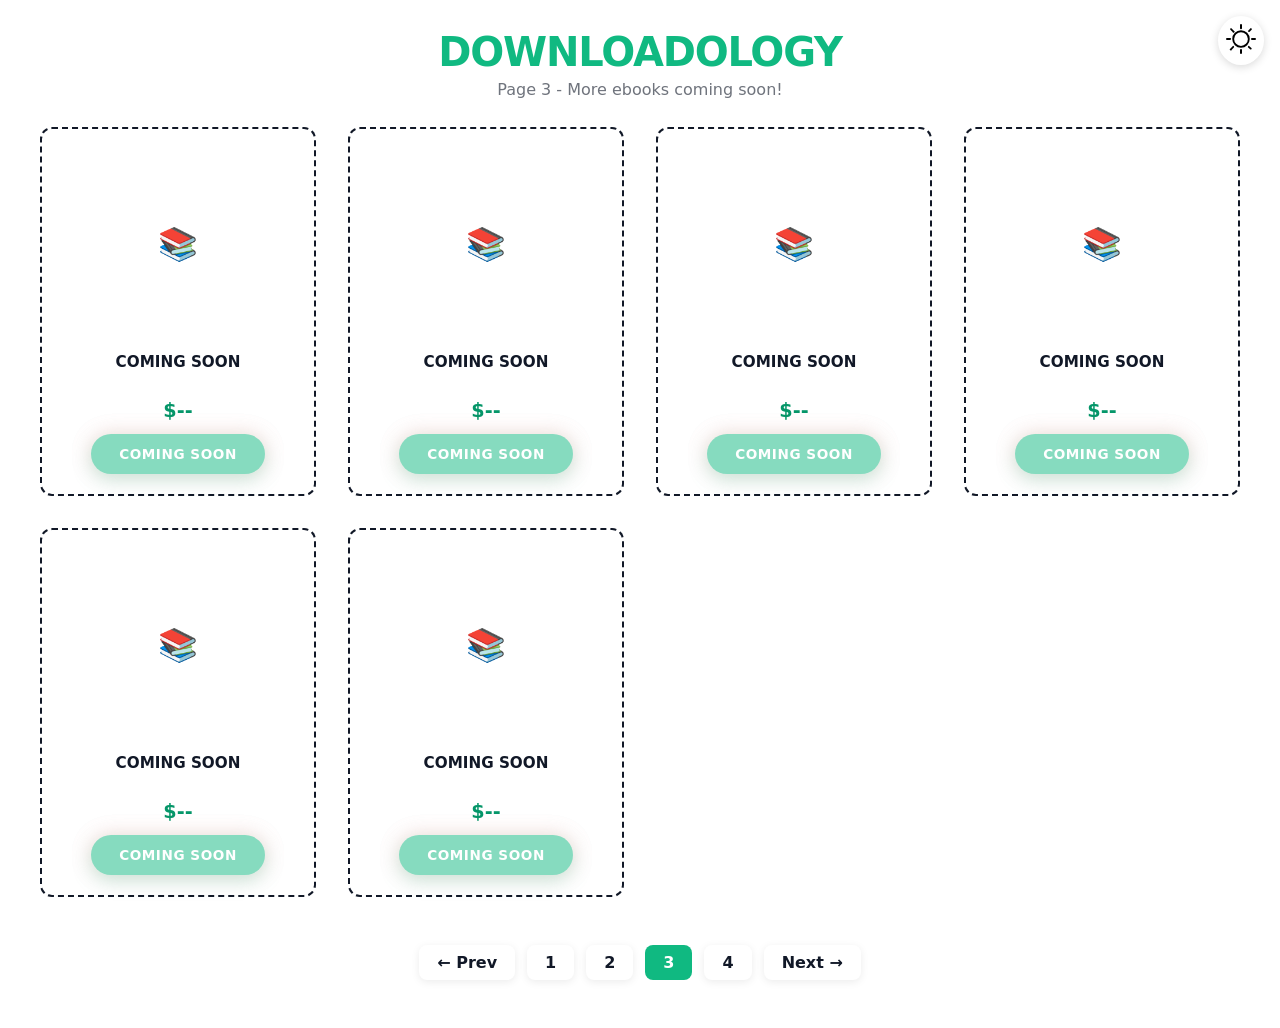
<file: page3.html>
<!DOCTYPE html>
<html lang="en">
<head>
<meta charset="UTF-8">
<meta name="viewport" content="width=device-width, initial-scale=1">
<meta name="color-scheme" content="light dark">
<title>DOWNLOADOLOGY - Page 3</title>
<link rel="stylesheet" href="style.css">
<script src="theme.js"></script>
</head>
<body style="min-height:100vh;width:100%;margin:0;padding:32px 20px 48px;background:var(--bg);">

<button id="themeToggle" aria-label="Toggle theme">
  <svg aria-hidden="true" width="30px" xmlns="http://www.w3.org/2000/svg" viewBox="0 0 24 24">
    <path class="sun" fill-rule="evenodd" d="M12 17.5a5.5 5.5 0 1 0 0-11 5.5 5.5 0 0 0 0 11zm0 1.5a7 7 0 1 0 0-14 7 7 0 0 0 0 14zm12-7a.8.8 0 0 1-.8.8h-2.4a.8.8 0 0 1 0-1.6h2.4a.8.8 0 0 1 .8.8zM4 12a.8.8 0 0 1-.8.8H.8a.8.8 0 0 1 0-1.6h2.5a.8.8 0 0 1 .8.8zm16.5-8.5a.8.8 0 0 1 0 1l-1.8 1.8a.8.8 0 0 1-1-1l1.7-1.8a.8.8 0 0 1 1 0zM6.3 17.7a.8.8 0 0 1 0 1l-1.7 1.8a.8.8 0 1 1-1-1l1.7-1.8a.8.8 0 0 1 1 0zM12 0a.8.8 0 0 1 .8.8v2.5a.8.8 0 0 1-1.6 0V.8A.8.8 0 0 1 12 0zm0 20a.8.8 0 0 1 .8.8v2.4a.8.8 0 0 1-1.6 0v-2.4a.8.8 0 0 1 .8-.8zM3.5 3.5a.8.8 0 0 1 1 0l1.8 1.8a.8.8 0 1 1-1 1L3.5 4.6a.8.8 0 0 1 0-1zm14.2 14.2a.8.8 0 0 1 1 0l1.8 1.7a.8.8 0 0 1-1 1l-1.8-1.7a.8.8 0 0 1 0-1z"/>
    <path class="moon" fill-rule="evenodd" d="M16.5 6A10.5 10.5 0 0 1 4.7 16.4 8.5 8.5 0 1 0 16.4 4.7l.1 1.3zm-1.7-2a9 9 0 0 1 .2 2 9 9 0 0 1-11 8.8 9.4 9.4 0 0 1-.8-.3c-.4 0-.8.3-.7.7a10 10 0 0 0 .3.8 10 10 0 0 0 9.2 6 10 10 0 0 0 4-19.2 9.7 9.7 0 0 0-.9-.3c-.3-.1-.7.3-.6.7a9 9 0 0 1 .3.8z"/>
  </svg>
</button>

<header style="margin-bottom:28px">
<h1 style="color:#10b981;font-size:2.5rem;font-weight:800;letter-spacing:-0.03em;text-align:center;margin:0;line-height:1;">DOWNLOADOLOGY</h1>
<p style="text-align:center;color:var(--text);opacity:0.6;margin-top:8px;">Page 3 - More ebooks coming soon!</p>
</header>

<main style="max-width:1200px;margin:0 auto;display:grid;grid-template-columns:repeat(auto-fit,minmax(260px,1fr));gap:32px;align-items:start;">

<div class="card" style="border:2px dashed var(--text); border-radius:12px; padding:20px;">
<div style="width:100%;height:190px;background:var(--card);border-radius:12px;display:flex;align-items:center;justify-content:center;color:var(--text);font-size:2rem;">📚</div>
<h2 style="margin:14px 0 0;font-size:0.95rem;font-weight:700;color:var(--text);text-transform:uppercase;min-height:38px;">COMING SOON</h2>
<div style="margin-top:8px;color:var(--price);font-weight:800;font-size:1.2rem;">$--</div>
<span class="buy" style="opacity:0.5;cursor:default;">COMING SOON</span>
</div>

<div class="card" style="border:2px dashed var(--text); border-radius:12px; padding:20px;">
<div style="width:100%;height:190px;background:var(--card);border-radius:12px;display:flex;align-items:center;justify-content:center;color:var(--text);font-size:2rem;">📚</div>
<h2 style="margin:14px 0 0;font-size:0.95rem;font-weight:700;color:var(--text);text-transform:uppercase;min-height:38px;">COMING SOON</h2>
<div style="margin-top:8px;color:var(--price);font-weight:800;font-size:1.2rem;">$--</div>
<span class="buy" style="opacity:0.5;cursor:default;">COMING SOON</span>
</div>

<div class="card" style="border:2px dashed var(--text); border-radius:12px; padding:20px;">
<div style="width:100%;height:190px;background:var(--card);border-radius:12px;display:flex;align-items:center;justify-content:center;color:var(--text);font-size:2rem;">📚</div>
<h2 style="margin:14px 0 0;font-size:0.95rem;font-weight:700;color:var(--text);text-transform:uppercase;min-height:38px;">COMING SOON</h2>
<div style="margin-top:8px;color:var(--price);font-weight:800;font-size:1.2rem;">$--</div>
<span class="buy" style="opacity:0.5;cursor:default;">COMING SOON</span>
</div>

<div class="card" style="border:2px dashed var(--text); border-radius:12px; padding:20px;">
<div style="width:100%;height:190px;background:var(--card);border-radius:12px;display:flex;align-items:center;justify-content:center;color:var(--text);font-size:2rem;">📚</div>
<h2 style="margin:14px 0 0;font-size:0.95rem;font-weight:700;color:var(--text);text-transform:uppercase;min-height:38px;">COMING SOON</h2>
<div style="margin-top:8px;color:var(--price);font-weight:800;font-size:1.2rem;">$--</div>
<span class="buy" style="opacity:0.5;cursor:default;">COMING SOON</span>
</div>

<div class="card" style="border:2px dashed var(--text); border-radius:12px; padding:20px;">
<div style="width:100%;height:190px;background:var(--card);border-radius:12px;display:flex;align-items:center;justify-content:center;color:var(--text);font-size:2rem;">📚</div>
<h2 style="margin:14px 0 0;font-size:0.95rem;font-weight:700;color:var(--text);text-transform:uppercase;min-height:38px;">COMING SOON</h2>
<div style="margin-top:8px;color:var(--price);font-weight:800;font-size:1.2rem;">$--</div>
<span class="buy" style="opacity:0.5;cursor:default;">COMING SOON</span>
</div>

<div class="card" style="border:2px dashed var(--text); border-radius:12px; padding:20px;">
<div style="width:100%;height:190px;background:var(--card);border-radius:12px;display:flex;align-items:center;justify-content:center;color:var(--text);font-size:2rem;">📚</div>
<h2 style="margin:14px 0 0;font-size:0.95rem;font-weight:700;color:var(--text);text-transform:uppercase;min-height:38px;">COMING SOON</h2>
<div style="margin-top:8px;color:var(--price);font-weight:800;font-size:1.2rem;">$--</div>
<span class="buy" style="opacity:0.5;cursor:default;">COMING SOON</span>
</div>

</main>

<div class="pagination">
  <a href="page2.html" class="page-link">← Prev</a>
  <a href="index.html" class="page-link">1</a>
  <a href="page2.html" class="page-link">2</a>
  <span class="page-active">3</span>
  <a href="page4.html" class="page-link">4</a>
  <a href="page4.html" class="page-link">Next →</a>
</div>

</body>
</html>
</file>
<file: style.css>
*{box-sizing:border-box; transition: background-color 0.25s ease, color 0.25s ease;}
:root{
  --bg:#ffffff;
  --text:#111827;
  --card:#ffffff;
  --price:#059669;
}
@media (prefers-color-scheme: dark){
  :root{
    --bg:#0f172a;
    --text:#f1f5f9;
    --card:#1e293b;
    --price:#10b981;
  }
}
html.dark{
  --bg:#0f172a;
  --text:#f1f5f9;
  --card:#1e293b;
  --price:#10b981;
}
body{margin:0;background:var(--bg) !important;color:var(--text);font-family:Inter,ui-sans-serif,system-ui,-apple-system,Segoe UI,Roboto,Helvetica,Arial}
#themeToggle{ border:0; background:var(--card); cursor:pointer; position:fixed; top:16px; right:16px; z-index:99; padding:8px; border-radius:50%; box-shadow:0 2px 8px rgba(0,0,0,0.15); }
.sun{ fill: black; } .moon{ fill: transparent; }
.dark .sun{ fill: transparent; } .dark .moon{ fill: white; }
@media (prefers-color-scheme: dark){
  .sun{ fill: transparent; } .moon{ fill: white; }
  html:not(.light) .sun{ fill: transparent; } html:not(.light) .moon{ fill: white; }
}
.buy{
  display:inline-block; margin-top:12px; background:#10b981; color:white !important;
  padding:12px 28px; border-radius:9999px; font-weight:900; text-decoration:none;
  font-size:0.85rem; letter-spacing:0.04em;
  box-shadow:0 6px 18px rgba(16,185,129,0.4), 0 0 20px rgba(251,146,60,0.25), 0 0 20px rgba(236,72,153,0.25);
}
.buy:hover{ background:#059669; transform:scale(1.03); }
.card{ display:flex; flex-direction:column; align-items:center; text-align:center; }
.card img{ width:100%; height:190px; object-fit:cover; border-radius:12px; display:block; box-shadow:0 8px 24px rgba(0,0,0,0.10),0 2px 8px rgba(0,0,0,0.08); }
.pagination{ display:flex; justify-content:center; gap:12px; margin-top:48px; }
.page-active{ background:#10b981; color:white; padding:8px 18px; border-radius:8px; font-weight:800; }
.page-link{ background:var(--card); color:var(--text); padding:8px 18px; border-radius:8px; font-weight:700; text-decoration:none; box-shadow:0 2px 8px rgba(0,0,0,0.08); }
</file>
